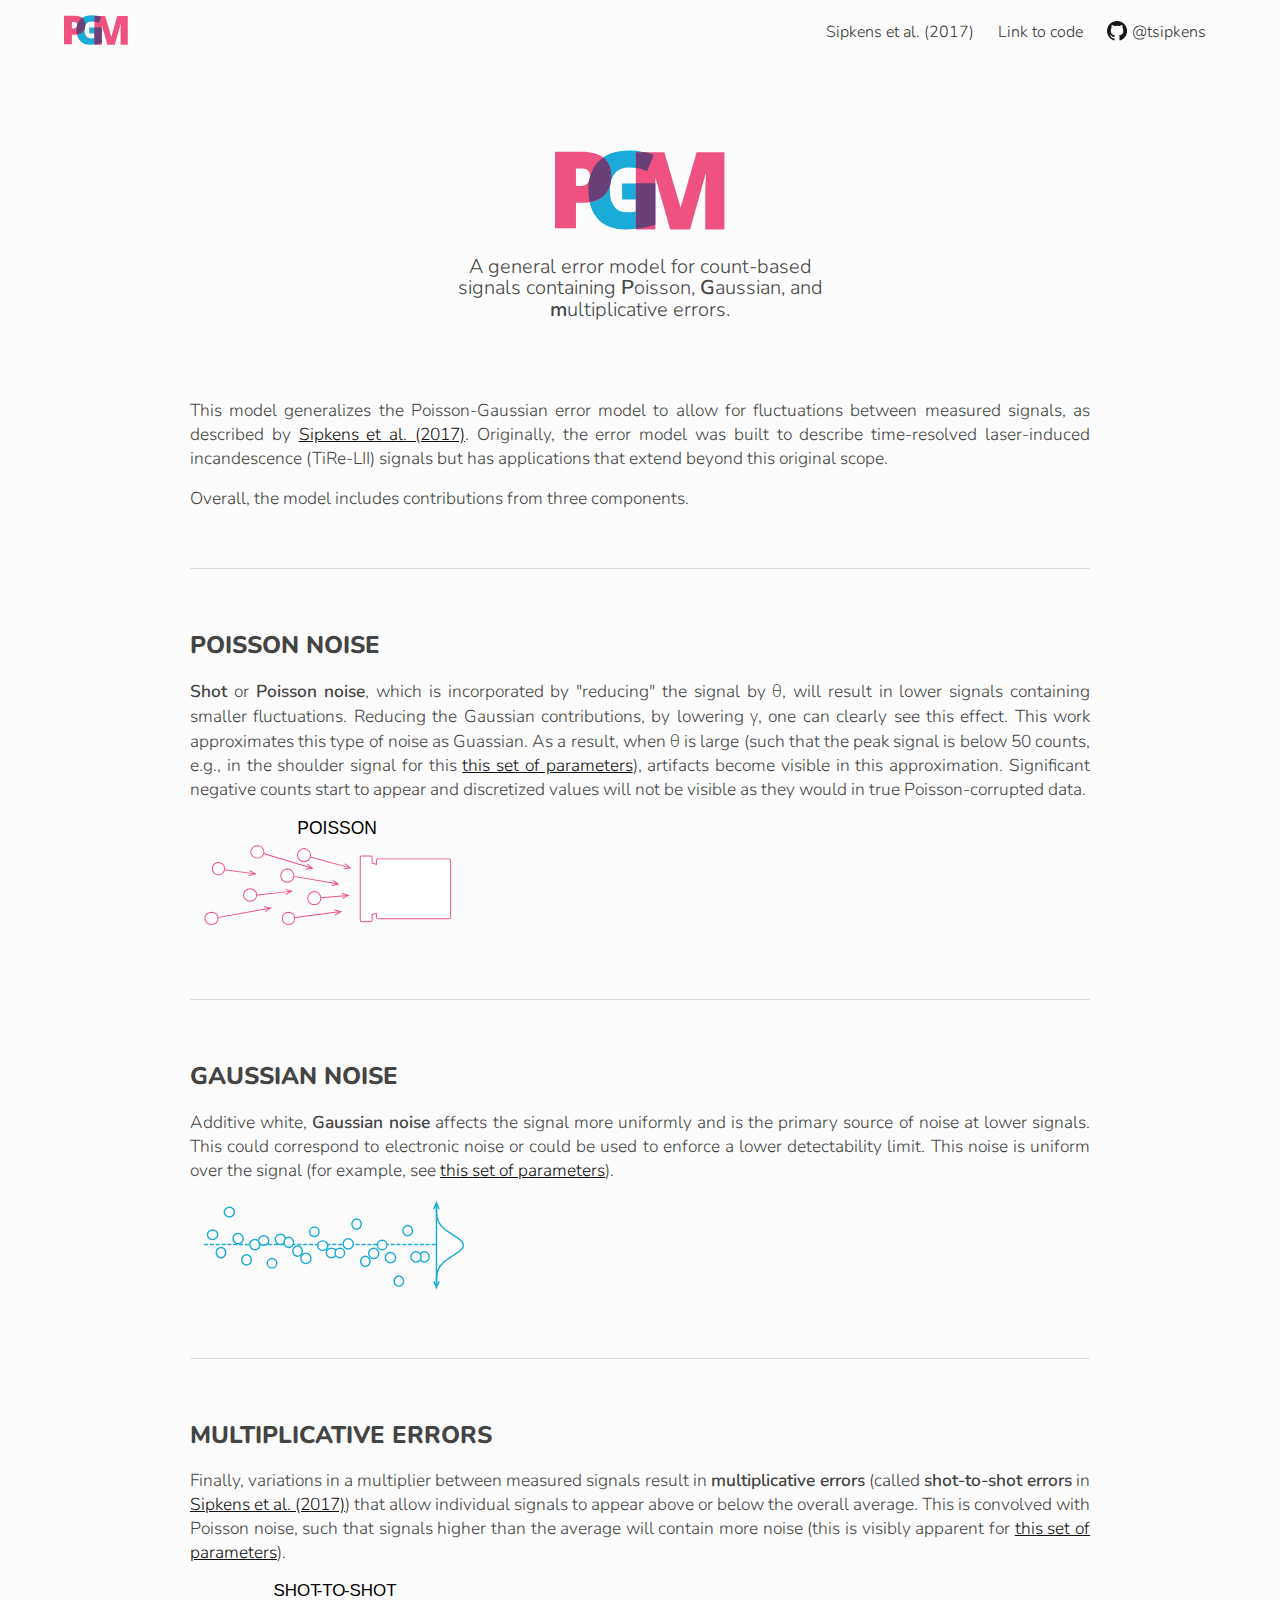
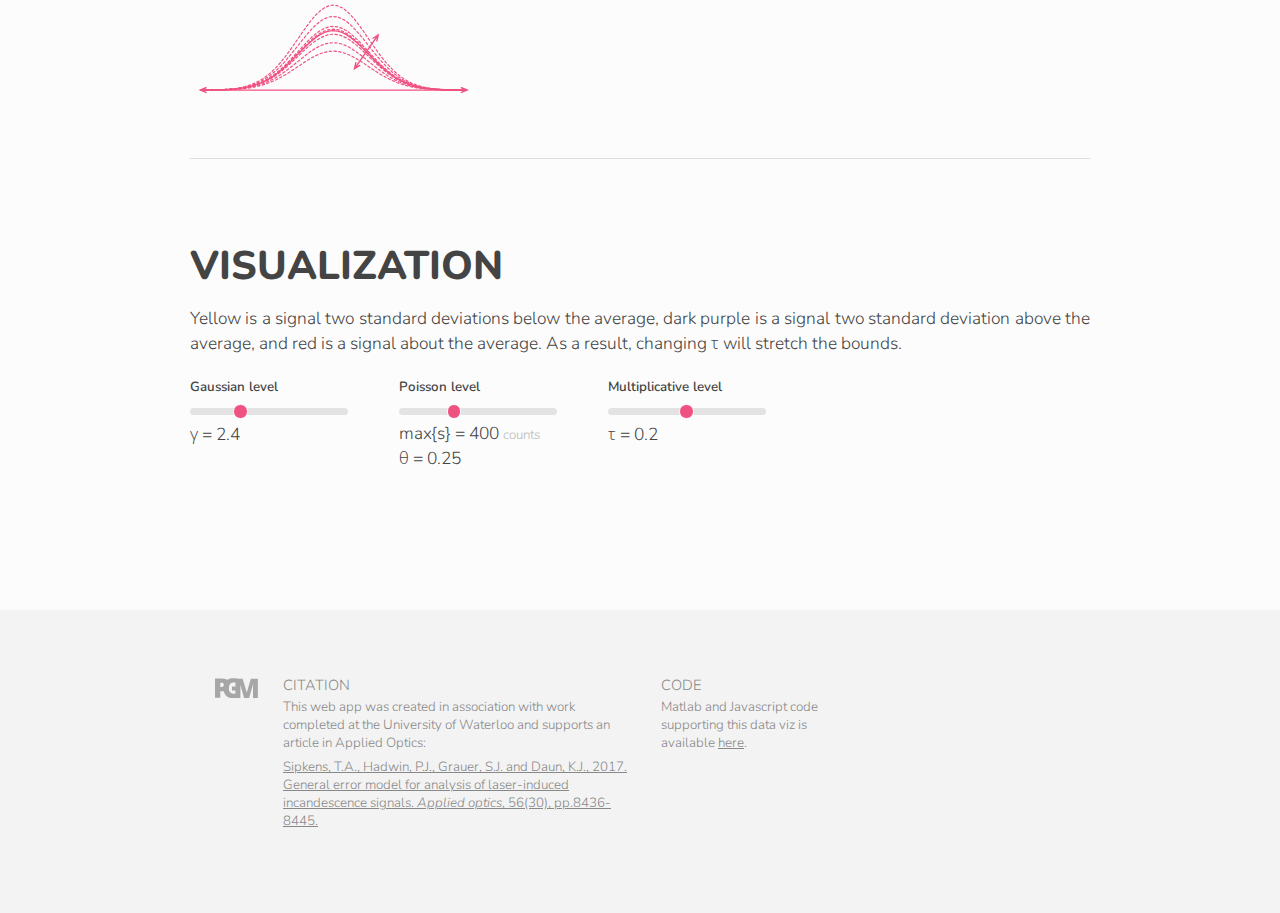
<file: index.html>
<!DOCTYPE html>
<html>

<head>
  <meta charset="utf-8">
  <title>PGM | A general error model</title>

  <meta name="author" content="Timothy Sipkens" />
  <meta name="keywords" content="general error model, noise model, noise, PGM, poisson-gaussian-multiplicative, multiplicative error, gaussian noise, poisson noise, Tim, Sipkens, Timothy Sipkens, viz" />
  <meta name="description" content="A web app to explore the PGM error model from measurements, contianing Poisson, Gaussian, and multiplicative errors." />
  <meta name="robots" content="index,follow" />

  <link rel="icon" type="image/png" href="https://tsipkens.github.io/pgm-error/docs/favicon.png">
  <link rel="shortcut icon" href="https://tsipkens.github.io/pgm-error/docs/favicon.png" />

  <meta name="viewport" content="width=device-width, initial-scale=1">

  <!-- Load d3.js -->
  <script src="https://d3js.org/d3.v4.js"></script>
  <script src="https://ajax.googleapis.com/ajax/libs/jquery/3.5.1/jquery.min.js"></script>

  <!-- Load fonts -->
  <link href="docs/index.css" rel="stylesheet">
</head>

<body>

  <header id="header" class="header">
    <a href="https://github.com/tsipkens" class="nav-link" style="padding: 15px 10px 13px 5%;font-size:12pt;font-weight:600;"><img src="docs/imgs/pgm_logo.svg" height="30pt"></a>
    <nav>
      <ul class="nav-list">
        <li><a href="https://doi.org/10.1364/AO.56.008436" class="nav-link">Sipkens et al. (2017)</a></li>
        <li><a href="https://github.com/tsipkens/pgm-error" class="nav-link">Link to code</a></li>
        <li><a href="https://github.com/tsipkens" class="nav-link">
          <div style="display:flex;vertical-align:middle;">
            <img src="docs/GitHub-Mark-64px.png" alt="GitHub" style="height:15pt; padding-right:5px;">
            <span>@tsipkens</span>
          </div>
        </a></li>
      </ul>
    </nav>
  </header>



  <div class="main">

    <h1><img src="docs/imgs/pgm_logo.svg" height="80pt" style="padding-top:60px;"></h1>

    <div class="subtitle">
      A general error model for count-based signals containing
      <b>P</b>oisson, <b>G</b>aussian, and <b>m</b>ultiplicative errors.
    </div>
    
    <p align="justify">
      This model generalizes the Poisson-Gaussian error model to allow
      for fluctuations between measured signals, as described
      by <a href="https://doi.org/10.1364/AO.56.008436">Sipkens et al. (2017)</a>.
      Originally, the error model was built to describe time-resolved
      laser-induced incandescence (TiRe-LII) signals but has applications
      that extend beyond this original scope.
    </p>
    
    <p align="justify">
      Overall, the model includes contributions from three components.
    </p>

    <!-- Formatting before boxes. -->
    <div class="box"></div>

    <div class="box">
      <h3>POISSON NOISE</h3>

      <p>
        <b>Shot</b> or <b>Poisson noise</b>, which is incorporated by "reducing"
        the signal by θ, will result in lower signals containing smaller
        fluctuations. Reducing the Gaussian contributions, by lowering γ,
        one can clearly see this effect.
        This work approximates this type of noise
        as Guassian. As a result, when θ is large (such that the
        peak signal is below 50 counts, e.g., in the shoulder signal for this
        <a href="#hlegend" id="set2">this set of parameters</a>),
        artifacts become visible in this approximation.
        Significant negative counts start to appear and
        discretized values will not be visible as they would in true
        Poisson-corrupted data.
      </p>

      <div class="img-div">
        <img src="docs/imgs/pois.svg" alt="Noise types" class="img-schem">
      </div>
    </div>

    <div class="box">
      <h3>GAUSSIAN NOISE</h3>

      <p>
        Additive white, <b>Gaussian noise</b> affects the signal more uniformly
        and is the primary source of noise at lower signals. This could correspond 
        to electronic noise or could be used to enforce a lower detectability limit. 
        This noise is uniform over the signal (for example, see 
        <a href="#hlegend" id="set3">this set of parameters</a>). 
      </p>

      <div class="img-div">
        <img src="docs/imgs/gaus.svg" alt="Noise types" class="img-schem">
      </div>
    </div>

    <div class="box" style="margin-bottom:50px;">
      <h3>MULTIPLICATIVE ERRORS</h3>

      <p>
        Finally, variations in a multiplier between measured signals
        result in <b>multiplicative errors</b> (called <b>shot-to-shot errors</b> in 
        <a href="https://doi.org/10.1364/AO.56.008436">Sipkens et al. (2017)</a>) 
        that allow individual signals to
        appear above or below the overall average. This is convolved
        with Poisson noise, such that signals higher than the average
        will contain more noise (this is visibly apparent for
        <a href="#hlegend" id="set1">
          this set of parameters</a>).
      </p>

      <div class="img-div">
        <img src="docs/imgs/s2s.svg" alt="Noise types" class="img-schem">
      </div>
    </div>


    <h2>VISUALIZATION</h2>

    <p align="justify">
      Yellow is a signal two standard deviations below the average,
      dark purple is a signal two standard deviation above the average,
      and red is a signal about the average.
      As a result, changing τ will stretch the bounds.
    </p>

    <a class="anchor" id="hlegend"></a>

    <div class="control">
      <span class="control-label">Gaussian level</span>
      <input type="range" name="gamSlider" id="gamSlider" min="1" max="21" value="7"  class="slider" onchange="displayval(this.value, gam_vec, 'gamval');"> <br>
      γ = <output id="gamval">-</output>
    </div>

    <div class="control">
      <span class="control-label">Poisson level</span>
      <input type="range" name="theSlider" id="theSlider" min="1" max="19" value="7"  class="slider" onchange="displayval(this.value, the_vec, 'theval');"> <br>
      max{s} = <output id="theval2">-</output> <span class="control-unit">counts</span> <br>
      θ = <output id="theval">-</output>
    </div>

    <div class="control">
      <span class="control-label">Multiplicative level</span>
      <input type="range" name="tauSlider" id="tauSlider" min="1" max="21" value="11"  class="slider" onchange="displayval(this.value, tau_vec, 'tauval');"> <br>
      τ = <output id="tauval">-</output>
    </div>


    <!-- Create a div where the graph will take place -->
    <div id="my_dataviz" style="padding-top:30px;"></div>

    <div id="plot2" style="padding-top:40px;"></div>

    <script src="js/add_noise.js"></script>

  </div>

  <div class="footer">
    <div class="main" style="padding-top:20px;padding-bottom:20px;font-size:10pt;">
      <div class="footer-section" style="width:40px;">
        <img src="docs/imgs/pgm_gray.svg" height="20pt" style="padding-top:3px;">
      </div>

      <div class="footer-section" style="max-width:350px;">
        <h4>CITATION</h4>

        <p>
          This web app was created in association with work completed
          at the University of Waterloo and supports an article in Applied Optics:
        </p>
        
        <p>
          <a href="https://doi.org/10.1364/AO.56.008436">
            Sipkens, T.A., Hadwin, P.J., Grauer, S.J. and Daun, K.J., 2017.
            General error model for analysis of laser-induced incandescence signals.
            <i>Applied optics</i>, 56(30), pp.8436-8445.
          </a>
        </p>
      </div>

      <div class="footer-section" style="max-width:200px;">
        <h4>CODE</h4>

        <p>
          Matlab and Javascript code supporting this data viz is available
          <a href="https://github.com/tsipkens/wat-lii-error">here</a>.
        </p>
      </div>
    </div>
  </div>

  <script>
    // When the user scrolls down 50px from the top of the document, reformat header
      window.onscroll = function() {scrollFunction()};
      function scrollFunction() {
        if (document.body.scrollTop > 50 || document.documentElement.scrollTop > 60) {
          document.getElementById("header").style.boxShadow = "0px 0px 4px #AAA";
        } else {
          document.getElementById("header").style.boxShadow = "none";
        }
      }
    </script>


</body>

</html>
</file>
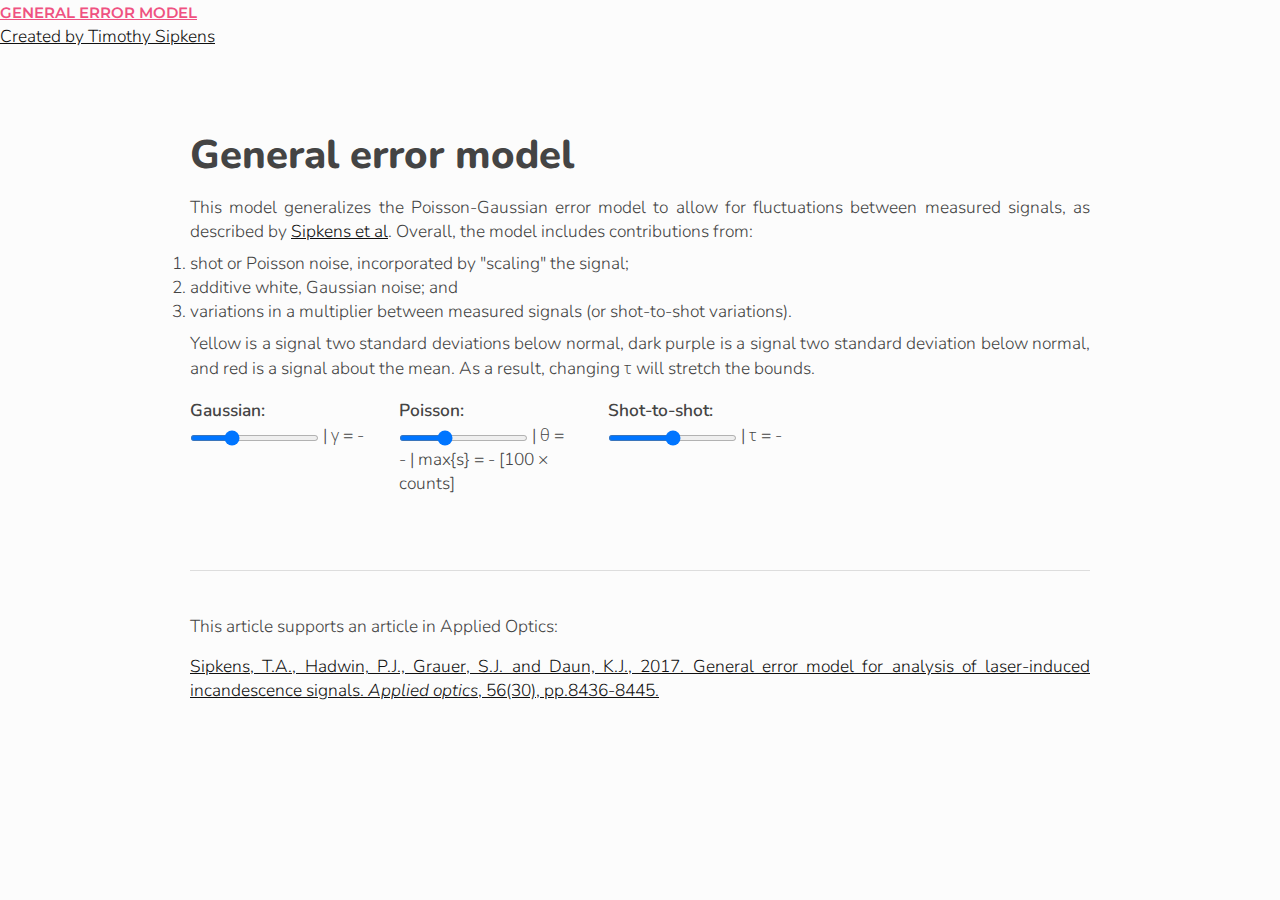
<file: docs/index.html>
<!DOCTYPE html>
<html>

<head>
  <meta charset="utf-8">
  <title>General error model</title>

  <link rel="icon" type="image/png" href="favicon.png">

  <!-- Load d3.js -->
  <script src="https://d3js.org/d3.v4.js"></script>
  <script src="https://raw.githubusercontent.com/tsipkens/wat-lii-error/master/add_noise.js"></script>

  <!-- Load fonts -->
  <link href="https://fonts.googleapis.com/css2?family=Montserrat:wght@300&family=Open+Sans:wght@300;400&family=Roboto:wght@300&display=swap" rel="stylesheet">
  <link href="index.css" rel="stylesheet">
</head>

<body>

  <div class="navbar-custom">
    <div id="navbar">
      <ul class="nav">
        <li><a href="#">
          <b style="font-family:Montserrat;font-size:11pt;">GENERAL ERROR MODEL</b>
        </a></li>
        <li><a href="#">Created by Timothy Sipkens</a></li>
      </ul>
    </div>
  </div>



  <div class="main">

    <h2>General error model</h2>

      <p align="justify">
        This model generalizes the Poisson-Gaussian error model to allow
        for fluctuations between measured signals, as described
        by <a href="https://doi.org/10.1364/AO.56.008436">Sipkens et al</a>.
        Overall, the model includes contributions from:
      </p>

      <ol>
        <li>shot or Poisson noise, incorporated by "scaling" the signal;</li>
        <li>additive white, Gaussian noise; and</li>
        <li>variations in a multiplier between measured signals
          (or shot-to-shot variations).</li>
      </ol>

      <p align="justify">
        Yellow is a signal two standard deviations below normal,
        dark purple is a signal two standard deviation below normal,
        and red is a signal about the mean.
        As a result, changing τ will stretch the bounds.
      </p>

      <div class="control">
        <b>Gaussian: </b>
        <input type="range" name="gamSlider" id="gamSlider"
          min="1" max="21" value= "7" style="height:6px;"
          onchange="displayval(this.value, gam_vec, 'gamval');"> |
        γ = <output id="gamval">-</output>
      </div>

      <div class="control">
        <b>Poisson: </b>
        <input type="range" name="theSlider" id="theSlider"
          min="1" max="19" value= "7" style="height:6px;"
          onchange="displayval(this.value, the_vec, 'theval');"> |
        θ = <output id="theval">-</output> |
        max{s} = <output id="theval2">-</output> [100 × counts]
      </div>

      <div class="control">
        <b>Shot-to-shot: </b>
        <input type="range" name="tauSlider" id="tauSlider"
          min="1" max="21" value= "11" style="height:6px;"
          onchange="displayval(this.value, tau_vec, 'tauval');"> |
        τ = <output id="tauval">-</output>
      </div>


      <!-- Create a div where the graph will take place -->
      <div id="my_dataviz" style="padding-top:30px;"></div>

      <hr>

      <p align="justify">
        This article supports an article in Applied Optics:
      </p>

      <p align="justify" style="padding-bottom:20px">
        <a href="https://doi.org/10.1364/AO.56.008436">
          Sipkens, T.A., Hadwin, P.J., Grauer, S.J. and Daun, K.J., 2017.
          General error model for analysis of laser-induced incandescence signals.
          <i>Applied optics</i>, 56(30), pp.8436-8445.
        </a>
      </p>

  </div>

  <script src="plot_gaus.js"></script>
</body>

</html>
</file>
<file: docs/index.css>
@import url('https://fonts.googleapis.com/css2?family=Montserrat:wght@300&family=Pacifico&family=Nunito:wght@200;300;400;600;700&family=Open+Sans:wght@300;400;500;600&family=Roboto:wght@300&display=swap');

* {
  padding: 0;
  margin: 0;
}

html {
  scroll-behavior: smooth;
  background-color: rgba(252, 252, 252, 1);
}

body {
  font-family: 'Nunito', 'Open Sans', Arial, sans-serif;
  font-weight: 300;
  font-size: 13pt;
  min-height: 100%;
  color: #444;
}


p {
  text-align: left;
  padding-top: 8px;
  padding-bottom: 8px;
  margin: 0px;
}
@media screen and (min-width: 600px) {
  p {
    text-align: justify;
  }
}

b {
  font-weight: 600;
}

h1 {
  text-align: center;
  font-size: 45pt;
  font-family: 'Nunito', 'Montserrat', Arial, sans-serif;
  font-weight: 500;
  padding-top: 40px;
  padding-bottom: 5px;
}

h2 {
  font-size: 30pt;
  padding-bottom: 5px;
  font-family: 'Nunito';
  font-weight: 800;
  padding-top: 30px;
}

.subtitle {
  font-size: 15pt;
  line-height: 16pt;
  padding-bottom: 70px;
  padding-top: 0px;
  text-align: center;
  max-width: 400px;
  margin: 0 auto;
}

h3 {
  font-size: 15pt;
  margin-bottom: 9.5px;
  font-family: 'Nunito';
  font-weight: 200;
}

h4 {
  font-size: 11pt;
  font-family: 'Nunito', 'Open Sans', Arial, sans-serif;
  font-weight: 300;
  color: #888;
}

a {
  color: #111;
  cursor: pointer;
  transition: all 0.3s ease 0s;
}

a:hover {
  color: #EF5181;
}

/*  For navigation */
header {
  display: flex;
  justify-content: space-between;
  align-items: center;
  background-color: rgba(252, 252, 252, 1);;
  margin: 0px;
  padding: 0px;
  font-size: 11pt;
  z-index: 20;
  position: fixed; /* Set the navbar to fixed position */
  top: 0; /* Position the navbar at the top of the page */
  width: 100%;
  box-shadow: white;
  transition: 0.3s;
}

nav {
  padding: 10px 5% 10px 0px;
  text-align: right;
  width: 60%;
}

.nav-list {
  list-style: none;
}

.nav-list li {
  display: inline-block;
  padding: 3px 10px;
  vertical-align: middle;
}

.nav-link {
  text-decoration: none;
  color: #333;
  transition: all 0.3s ease 0s;
  font-weight: 300;
  font-size: 12pt;
  top: -500px;
}

.nav-link:hover {
  color: #EF5181;
}

a.anchor {
  display: block;
  position: relative;
  top: -75px;
  visibility: hidden;
}

div.footer {
  background-color: #F3F3F3;
  margin-top: 30px;
  padding-top: 45px;
  margin-bottom: 0px;
  padding-bottom: 40px;
  color: #888;
}

.footer a {
  color: #888;
  cursor: pointer;
  transition: all 0.3s ease 0s;
}

.footer a:hover {
  color: #EF5181;
}

.footer-section {
  width: 90%;
  margin-left: 25px;
  padding-bottom: 20px;
  display: inline-block;
  vertical-align: top;
}

.footer p {
  text-align: left;
  padding-top: 3px;
  padding-bottom: 3px;
}


/* For main components */
div.main {
  margin: 0 auto;
  max-width: 900px;
  width: 90%;
  padding-top: 50px;
  padding-bottom: 30px;
}

hr {
  border: none;
  border-top: 1px solid #DDDDDD;
  margin-top: 35px;
  margin-bottom: 35px;
}

.img-div {
  padding-top: 2px;
  padding-bottom: 2px;
  margin: 0px;
  display: inline-block;
  width: 90%;
}
@media screen and (min-width: 630px) {
  .img-div {
    margin: auto 0px auto 0px;
    width: 50%;
  }
}
@media screen and (min-width: 750px) {
  .img-div {
    margin: auto 0px auto 0px;
    width: 32%;
  }
}

.img-schem {
  margin: 0px;
  width: 100%;
  display: inline;
  font-weight: 600;
  color: #000;
}

div.box {
  margin-bottom: 60px;
  padding-bottom: 50px;
  border-bottom: 1.5px solid #DDD;
}

div.box h3 {
  font-weight: 800;
  font-size: 18pt;
}

div.box a:hover {
  color: #444;
}



/* Associated with plot elements --> */
/* Plot background color */
.plot-fill {
  fill: white;
}

div.tooltip {
  position: absolute;
  text-align: center;
  padding: .4rem;
  background: #FFFFFF;
  color: #313639;
  border: 1px solid #313639;
  border-radius: 4px;
  pointer-events: none;
}

.labels {
  color: #444444;
  font-size: 8px;
}

.Qlabel {
  color: #CCCCCC;
  font-size: 8pt;
}

.axis {
  font-family: 'Nunito', 'Open Sans', Arial, sans-serif;
  font-size: 10pt;
  font-weight: 200;
}



div.control {
  padding: 10px 30px 5px 0px;
  display: inline-block;
  vertical-align: text-top;
  margin-bottom: 5px;
  width: 175px;
}

.control-label {
  font-family: 'Nunito', 'Open Sans', sans-serif;
  font-weight: 600;
  color: #444;
  font-size: 10pt;
}

.control-unit {
  font-family: 'Nunito', 'Open Sans', sans-serif;
  font-weight: 300;
  color: #BBB;
  font-size: 10pt;
}



/* for blue slider */
.slider {
  -webkit-appearance: none;
  width: 90%;
  height: 5pt;
  border-radius: 5px;
  background: #E3E3E3;
  outline: none;
  -webkit-transition: .2s;
  transition: all .2s;
}

.slider::-webkit-slider-thumb {
  -webkit-appearance: none;
  appearance: none;
  width: 11pt;
  height: 11pt;
  border-radius: 50%;
  border: 1pt solid white;
  background: #EF5181;
  cursor: pointer;
}

.slider::-moz-range-thumb {
  width: 11pt;
  height: 11pt;
  border-radius: 50%;
  background: #EF5181;
  cursor: pointer
}
</file>
